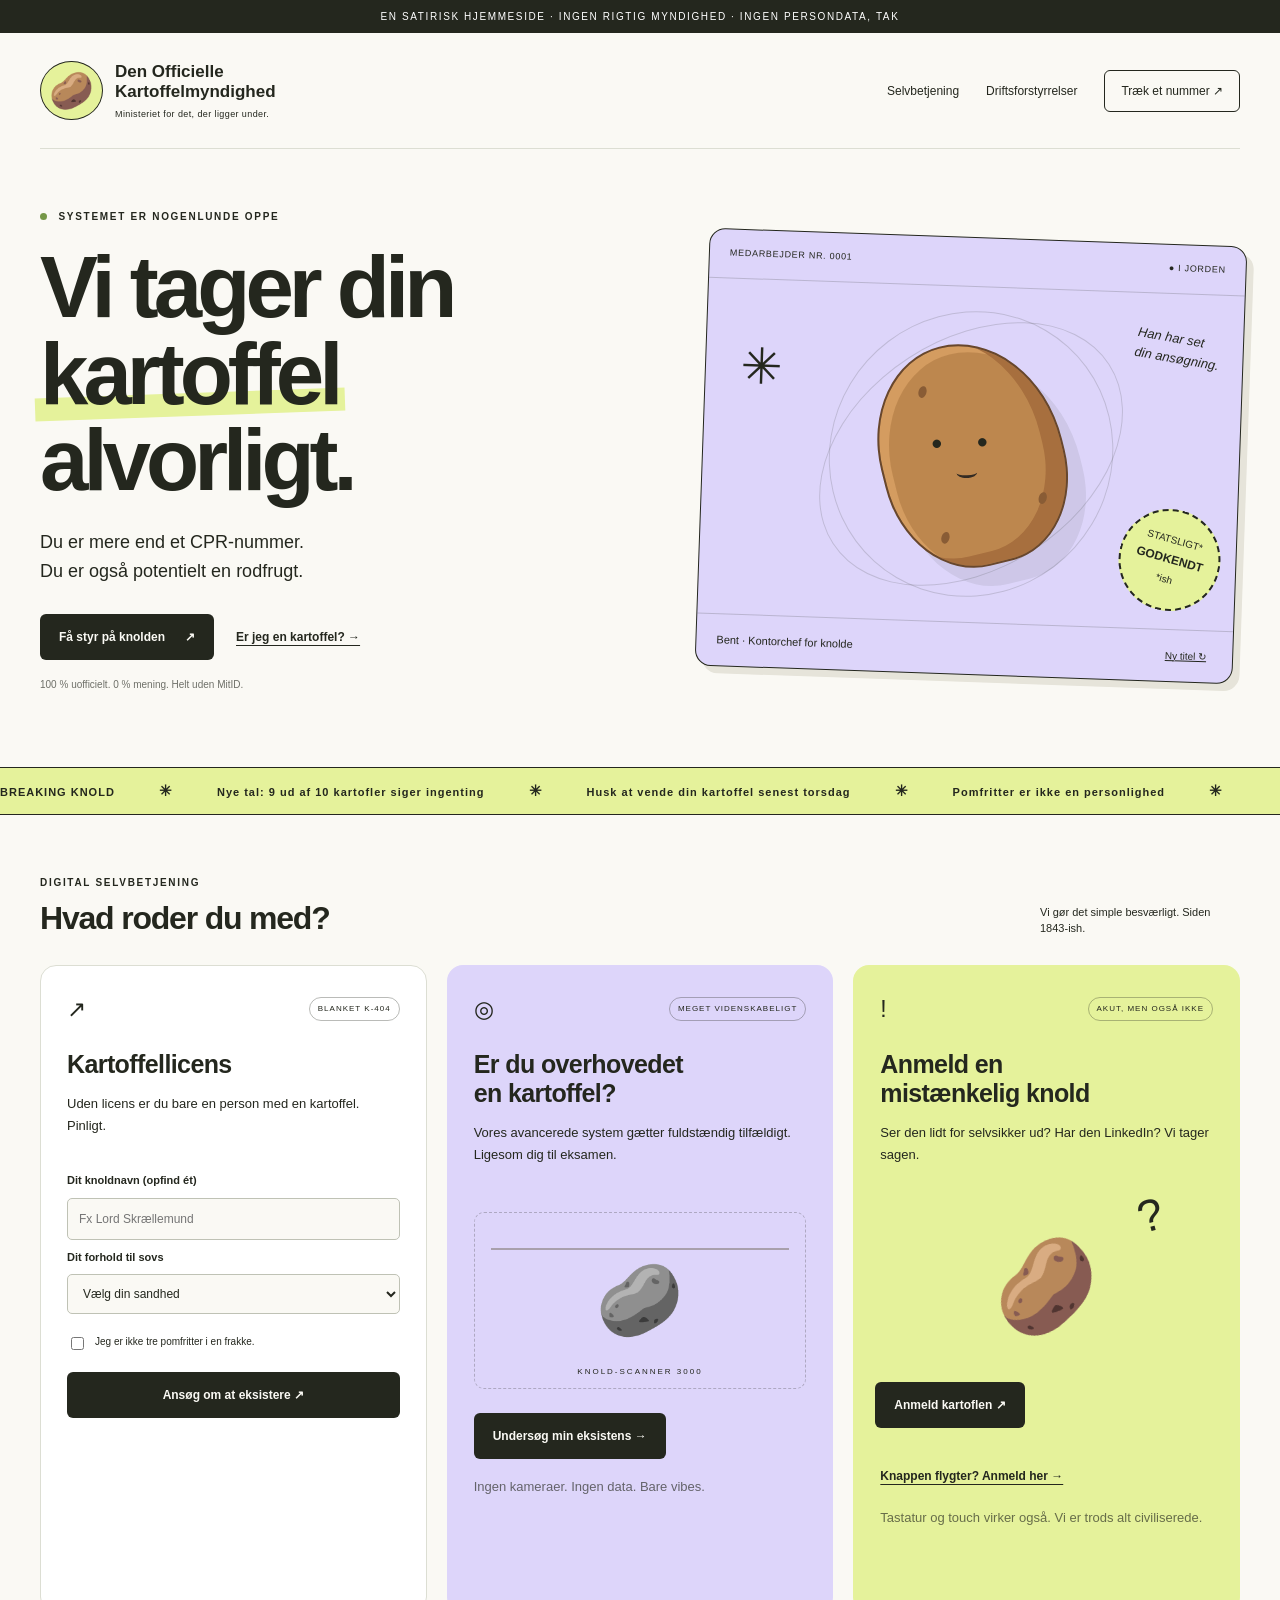
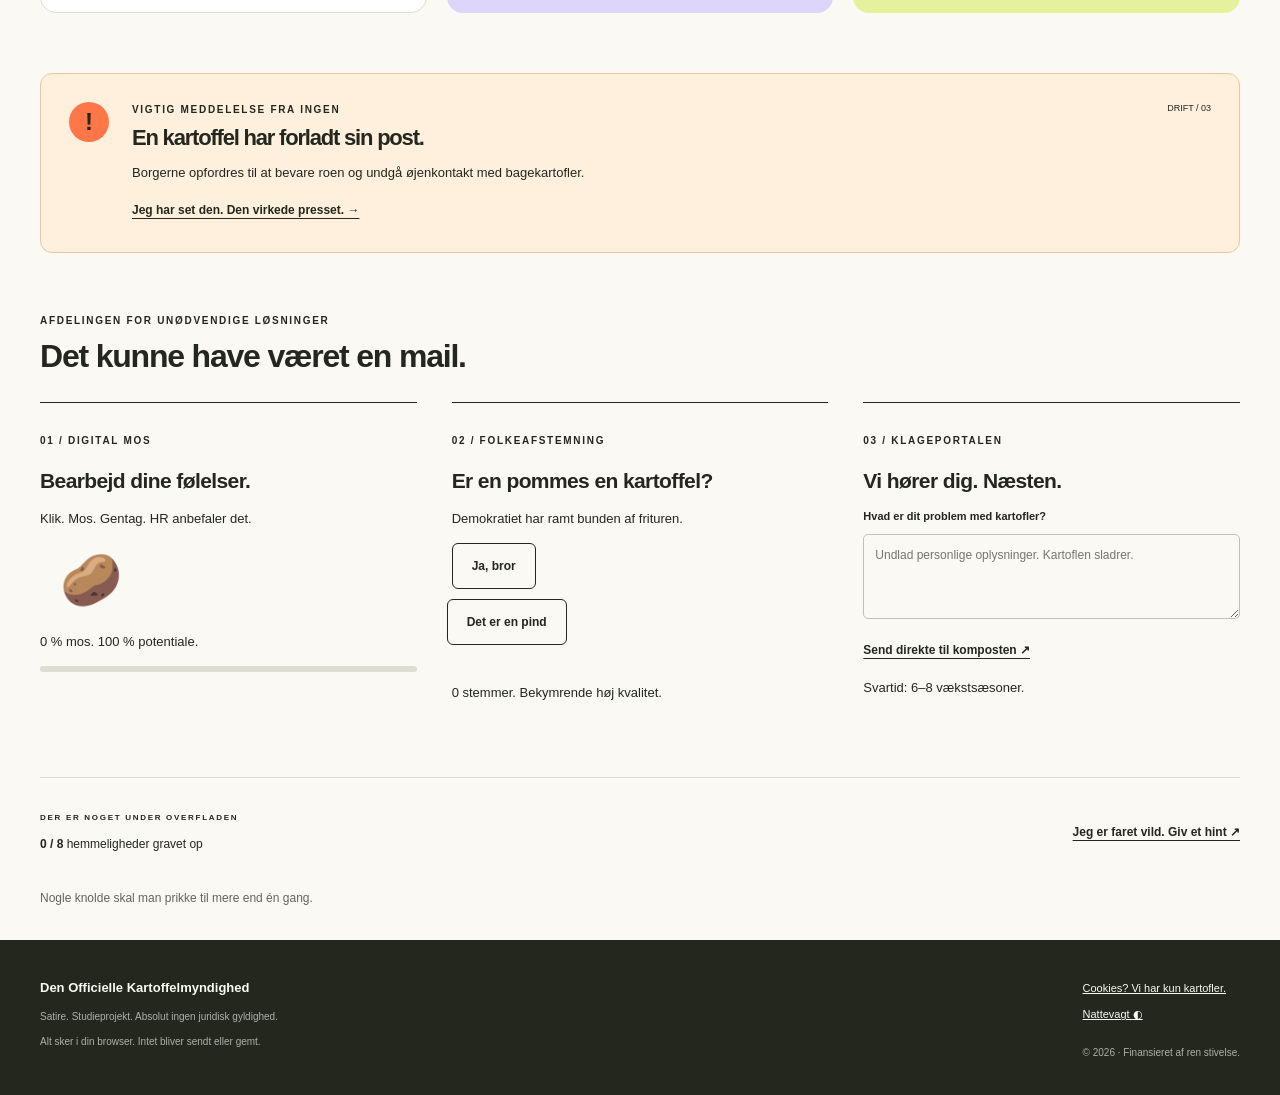
<file: kartoffelmyndigheden/index.html>
<!doctype html>
<html lang="da">
<head>
  <meta charset="utf-8">
  <meta name="viewport" content="width=device-width, initial-scale=1">
  <meta name="description" content="En komplet uofficiel myndighed for meget officielle kartofler. Satire og digitalt pjat.">
  <title>Den Officielle Kartoffelmyndighed · Satire</title>
  <link rel="stylesheet" href="css/style.css">
  <script src="js/script.js" defer></script>
</head>
<body>
  <a class="skip" href="#main">Hop direkte i jorden</a>
  <div class="satire">EN SATIRISK HJEMMESIDE · INGEN RIGTIG MYNDIGHED · INGEN PERSONDATA, TAK</div>
  <header class="header wrap">
    <a class="brand" href="#" aria-label="Kartoffelmyndigheden, forside"><span class="brand-icon" aria-hidden="true">🥔</span><span>Den Officielle<br>Kartoffelmyndighed<small>Ministeriet for det, der ligger under.</small></span></a>
    <nav aria-label="Hovednavigation"><a href="#services">Selvbetjening</a><a href="#news">Driftsforstyrrelser</a><button class="small" id="queue">Træk et nummer ↗</button></nav>
  </header>
  <main id="main">
    <section class="hero wrap" aria-labelledby="hero-title">
      <div class="hero-copy"><p class="eyebrow"><span class="dot"></span> SYSTEMET ER NOGENLUNDE OPPE</p><h1 id="hero-title">Vi tager din<br><span>kartoffel</span><br>alvorligt.</h1><p class="lead">Du er mere end et CPR-nummer.<br>Du er også potentielt en rodfrugt.</p><div class="actions"><a class="button dark" href="#license">Få styr på knolden <span>↗</span></a><a class="text-link" href="#status">Er jeg en kartoffel? →</a></div><p class="micro">100 % uofficielt. 0 % mening. Helt uden MitID.</p></div>
      <div class="hero-art"><div class="art-top"><span>MEDARBEJDER NR. 0001</span><span>● I JORDEN</span></div><div class="potato-stage"><div class="orbit orbit-one"></div><div class="orbit orbit-two"></div><button id="mascot" class="potato" aria-label="Prik til kontorchefen"><span class="spot s1"></span><span class="spot s2"></span><span class="spot s3"></span><span class="face"><span class="eyes">• •</span><span class="mouth"></span></span></button><span class="tiny-star">✳</span><span class="art-note">Han har set<br>din ansøgning.</span><button class="seal" id="seal" aria-label="Undersøg myndighedsseglet">STATSLIGT*<br><strong>GODKENDT</strong><br>*ish</button></div><div class="art-bottom"><span id="mascot-title">Bent · Kontorchef for knolde</span><button id="title" aria-label="Giv Bent en ny titel">Ny titel ↻</button></div></div>
    </section>
    <div class="ticker" aria-label="Aktuel information"><div>BREAKING KNOLD <span>✳</span> Nye tal: 9 ud af 10 kartofler siger ingenting <span>✳</span> Husk at vende din kartoffel senest torsdag <span>✳</span> Pomfritter er ikke en personlighed <span>✳</span></div></div>
    <section class="wrap section" id="services"><div class="section-heading"><div><p class="eyebrow">DIGITAL SELVBETJENING</p><h2>Hvad roder du med?</h2></div><span class="section-note">Vi gør det simple besværligt. Siden 1843-ish.</span></div>
      <div class="service-grid">
        <article class="card" id="license"><div class="card-top"><span class="icon">↗</span><span class="tag">BLANKET K-404</span></div><h3>Kartoffellicens</h3><p>Uden licens er du bare en person med en kartoffel. Pinligt.</p><form id="license-form"><label for="alias">Dit knoldnavn (opfind ét)</label><input id="alias" name="alias" placeholder="Fx Lord Skrællemund" maxlength="35" required autocomplete="off"><label for="relationship">Dit forhold til sovs</label><select id="relationship" required><option value="">Vælg din sandhed</option><option>Det er kompliceret</option><option>Vi bor sammen</option><option>Jeg ER sovsen</option></select><label class="check"><input type="checkbox" required> Jeg er ikke tre pomfritter i en frakke.</label><button class="button dark" type="submit">Ansøg om at eksistere ↗</button></form><div class="result" id="license-result" role="status" hidden></div><button id="download" class="text-link" hidden>Hent dit bevis ↓</button></article>
        <article class="card lavender" id="status"><div class="card-top"><span class="icon">◎</span><span class="tag">MEGET VIDENSKABELIGT</span></div><h3>Er du overhovedet<br>en kartoffel?</h3><p>Vores avancerede system gætter fuldstændig tilfældigt. Ligesom dig til eksamen.</p><div class="scanner" aria-hidden="true"><span>🥔</span><div class="scan-line"></div><small>KNOLD-SCANNER 3000</small></div><button id="scan" class="button dark">Undersøg min eksistens →</button><div class="result" id="status-result" role="status" hidden></div><p class="micro">Ingen kameraer. Ingen data. Bare vibes.</p></article>
        <article class="card lime"><div class="card-top"><span class="icon">!</span><span class="tag">AKUT, MEN OGSÅ IKKE</span></div><h3>Anmeld en<br>mistænkelig knold</h3><p>Ser den lidt for selvsikker ud? Har den LinkedIn? Vi tager sagen.</p><div class="suspect" aria-hidden="true">🥔<span>?</span></div><div class="escape-zone"><button id="report" class="button dark runaway">Anmeld kartoflen ↗</button></div><button id="report-safe" class="text-link">Knappen flygter? Anmeld her →</button><p class="micro">Tastatur og touch virker også. Vi er trods alt civiliserede.</p></article>
      </div>
    </section>
    <section class="wrap news-section" id="news"><div class="notice"><span class="notice-icon">!</span><div><p class="eyebrow">VIGTIG MEDDELELSE FRA INGEN</p><h2 id="warning-title">En kartoffel har forladt sin post.</h2><p id="warning-text">Borgerne opfordres til at bevare roen og undgå øjenkontakt med bagekartofler.</p><button id="warning" class="text-link">Jeg har set den. Den virkede presset. →</button></div><span class="notice-code">DRIFT / 03</span></div></section>
    <section class="wrap section"><div class="section-heading"><div><p class="eyebrow">AFDELINGEN FOR UNØDVENDIGE LØSNINGER</p><h2>Det kunne have været en mail.</h2></div></div><div class="extras-grid">
      <article class="mini"><span class="eyebrow">01 / DIGITAL MOS</span><h3>Bearbejd dine følelser.</h3><p>Klik. Mos. Gentag. HR anbefaler det.</p><button id="mash" class="mash-button" aria-label="Mos kartoflen">🥔</button><p id="mash-result" role="status">0 % mos. 100 % potentiale.</p><div class="meter"><span id="mash-meter"></span></div></article>
      <article class="mini"><span class="eyebrow">02 / FOLKEAFSTEMNING</span><h3>Er en pommes en kartoffel?</h3><p>Demokratiet har ramt bunden af frituren.</p><div class="actions"><button id="vote-yes" class="button outline">Ja, bror</button></div><div class="escape-zone"><button id="vote-no" class="button outline runaway">Det er en pind</button></div><p id="vote-result" role="status">0 stemmer. Bekymrende høj kvalitet.</p></article>
      <article class="mini"><span class="eyebrow">03 / KLAGEPORTALEN</span><h3>Vi hører dig. Næsten.</h3><label for="complaint">Hvad er dit problem med kartofler?</label><textarea id="complaint" maxlength="200" placeholder="Undlad personlige oplysninger. Kartoflen sladrer."></textarea><button id="complain" class="text-link">Send direkte til komposten ↗</button><p id="complaint-result" role="status">Svartid: 6–8 vækstsæsoner.</p></article>
    </div></section>
    <section class="wrap secret" id="archive" hidden><p class="eyebrow">FORTROLIGT / KÆLDER -1</p><h2>Du har fundet knoldarkivet.</h2><p>Dokument 001: Kartoflerne ved godt, hvad du sagde om dem i hjemkundskab.</p><button id="archive-button" class="button dark">Åbn det klassificerede meme</button><figure id="meme" hidden><div class="meme-potato" aria-hidden="true">🥔</div><figcaption>MIG: JEG HAR STYR PÅ MIT LIV<br>OGSÅ MIG: SØGER KARTOFFELLICENS KL. 02:14</figcaption></figure></section>
    <section class="wrap secret" id="club" hidden><p class="eyebrow">VELKOMMEN I DEN INDRE SKRÆL</p><h2>Kartoffeltilstand: aktiveret.</h2><p>Du er nu på fornavn med jorden. Farverne er blevet marineret.</p><button id="mode" class="button dark" aria-pressed="true">Slå kartoffeltilstand fra</button></section>
    <section class="wrap discovery"><div><span class="eyebrow">DER ER NOGET UNDER OVERFLADEN</span><p><strong id="egg-count">0 / 8</strong> hemmeligheder gravet op</p></div><button id="hint" class="text-link">Jeg er faret vild. Giv et hint ↗</button><p id="hint-text" role="status">Nogle knolde skal man prikke til mere end én gang.</p></section>
  </main>
  <footer class="footer"><div class="wrap footer-inner"><div><strong>Den Officielle Kartoffelmyndighed</strong><p>Satire. Studieprojekt. Absolut ingen juridisk gyldighed.</p><p>Alt sker i din browser. Intet bliver sendt eller gemt.</p></div><div><button id="footer-egg" class="footer-link">Cookies? Vi har kun kartofler.</button><button id="night" class="footer-link">Nattevagt ◐</button><span class="micro">© 2026 · Finansieret af ren stivelse.</span></div></div></footer>
  <div id="toast" class="toast" role="status" aria-live="polite" hidden></div><div id="effects" aria-hidden="true"></div>
  <dialog id="dialog"><button id="close-dialog" class="dialog-close" aria-label="Luk">×</button><p class="eyebrow">OFFICIELT UOFFICIELT</p><h2 id="dialog-title"></h2><p id="dialog-text"></p><button id="dialog-ok" class="button dark">Det tager jeg til efterretning</button></dialog>
</body>
</html>
</file>
<file: kartoffelmyndigheden/css/style.css>
/* Fælles farver og grundlayout. Ingen eksterne fonte eller billeder. */
:root{--paper:#faf9f4;--ink:#24271e;--purple:#ddd5fa;--lime:#e5f29b;--orange:#ff7648;--line:#dcded3;--card:#fff;--radius:16px}
*{box-sizing:border-box}html{scroll-behavior:smooth;scroll-padding-top:24px}body{margin:0;background:var(--paper);color:var(--ink);font-family:Arial,Helvetica,sans-serif;line-height:1.5}button,input,select,textarea{font:inherit}button,a,input,select,textarea{-webkit-tap-highlight-color:transparent}button,a{touch-action:manipulation}button{cursor:pointer;color:inherit}a{color:inherit}button{border:0}button:disabled{cursor:wait;opacity:.65}:focus-visible{outline:3px solid #b84620;outline-offset:5px}[hidden]{display:none!important}.wrap{width:min(1200px,calc(100% - 64px));margin-inline:auto}.skip{position:fixed;top:-100px;left:20px;z-index:20;padding:12px;background:var(--lime)}.skip:focus{top:10px}.satire{padding:9px 15px;text-align:center;background:var(--ink);color:#fff;font-size:10px;letter-spacing:1.6px}.header{display:flex;align-items:center;justify-content:space-between;padding-block:28px;border-bottom:1px solid var(--line);gap:25px}.brand{display:flex;align-items:center;gap:12px;text-decoration:none;font-size:17px;font-weight:800;line-height:1.15}.brand-icon{font-size:36px;background:var(--lime);border:1px solid var(--ink);border-radius:50%;padding:8px}.brand small{display:block;font-size:9px;letter-spacing:.4px;font-weight:400;margin-top:7px}.header nav{display:flex;align-items:center;gap:27px;font-size:12px}.header nav a{text-decoration:none}.header nav a:hover{text-decoration:underline}.small{padding:11px 16px;background:transparent;border:1px solid var(--ink);border-radius:6px}.hero{display:grid;grid-template-columns:1.1fr 1fr;gap:70px;align-items:center;padding-block:60px 65px}.eyebrow{font-size:10px;letter-spacing:1.7px;font-weight:700;margin:0 0 20px}.dot{display:inline-block;width:7px;height:7px;background:#759747;border-radius:50%;margin-right:7px}h1{font-size:clamp(56px,6.8vw,88px);line-height:.99;letter-spacing:-5px;margin:0 0 25px;font-weight:800}h1>span{position:relative;display:inline-block;z-index:0}h1>span:after{content:"";position:absolute;left:-5px;right:-7px;bottom:1px;height:23px;background:var(--lime);z-index:-1;transform:rotate(-2deg)}.lead{font-size:18px;line-height:1.6;margin:0 0 28px}.actions{display:flex;align-items:center;gap:22px;flex-wrap:wrap}.button{display:inline-flex;align-items:center;justify-content:center;gap:20px;min-height:46px;padding:13px 19px;border-radius:6px;text-decoration:none;font-size:12px;font-weight:700;transition:background .2s,box-shadow .2s}.button:hover{box-shadow:4px 4px 0 var(--orange)}.dark{background:var(--ink);color:var(--paper)}.outline{background:transparent;border:1px solid var(--ink)}.text-link{padding:5px 0;background:transparent;font-size:12px;font-weight:700;text-underline-offset:4px;text-decoration:underline}.text-link:hover{color:#884228}.micro{font-size:10px;opacity:.65;margin-top:17px}.hero-art{background:var(--purple);border:1px solid var(--ink);border-radius:var(--radius);overflow:hidden;transform:rotate(2deg);box-shadow:7px 7px 0 #e6e4da}.art-top,.art-bottom{display:flex;align-items:center;justify-content:space-between;gap:10px;padding:17px 20px;font-size:9px;letter-spacing:.7px}.art-top{border-bottom:1px solid #24271e30}.art-bottom{border-top:1px solid #24271e30;font-size:11px;letter-spacing:0}.art-bottom button{font-size:10px;background:transparent;text-decoration:underline}.potato-stage{height:335px;position:relative;display:grid;place-items:center;overflow:hidden}.potato{width:183px;height:225px;background:#bd874e;border:2px solid #68472d;border-radius:48% 54% 43% 46%;transform:rotate(-16deg);position:relative;box-shadow:inset -18px -12px 0 #a76f3e,inset 8px 8px 0 #d49c60,13px 22px 0 #24271e14;z-index:1;transition:transform .2s}.potato:hover{transform:rotate(-8deg) scale(1.04)}.spot{position:absolute;width:8px;height:12px;background:#895c35;border-radius:50%;transform:rotate(30deg)}.s1{top:32px;left:53px}.s2{bottom:45px;right:27px}.s3{bottom:30px;left:40px}.face{position:absolute;top:75px;left:51px;transform:rotate(12deg)}.eyes{font-size:31px;letter-spacing:13px;white-space:nowrap}.mouth{display:block;margin:0 auto;width:21px;height:11px;border-bottom:3px solid #342b23;border-radius:50%}.orbit{position:absolute;border:1px solid #24271e28;border-radius:50%;width:330px;height:230px;transform:rotate(-35deg)}.orbit-two{transform:rotate(40deg);width:280px;height:290px}.tiny-star{position:absolute;left:35px;top:50px;font-size:50px}.art-note{position:absolute;right:22px;top:35px;transform:rotate(8deg);font-size:13px;font-style:italic}.seal{position:absolute;right:15px;bottom:18px;z-index:2;width:102px;height:102px;border:2px dashed var(--ink);border-radius:50%;background:var(--lime);transform:rotate(14deg);font-size:10px;line-height:1.8}.seal strong{font-size:12px}.ticker{background:var(--lime);border-block:1px solid var(--ink);overflow:hidden;padding:12px 0}.ticker>div{width:max-content;max-width:none;font-size:11px;font-weight:700;letter-spacing:1px;animation:ticker 45s linear infinite}.ticker span{margin:0 40px;font-size:15px}@keyframes ticker{from{transform:translateX(3vw)}to{transform:translateX(-35%)}}.section{padding-block:60px}.section-heading{display:flex;justify-content:space-between;align-items:end;gap:20px;margin-bottom:28px}.section-heading .eyebrow{margin-bottom:10px}h2{font-size:32px;letter-spacing:-1.2px;line-height:1.15;margin:0}h3{font-size:25px;line-height:1.15;letter-spacing:-.6px;margin:24px 0 14px}.section-note{font-size:11px;max-width:200px}.service-grid{display:grid;grid-template-columns:repeat(3,minmax(0,1fr));gap:20px}.card{background:var(--card);padding:26px;border:1px solid var(--line);border-radius:var(--radius);min-width:0}.lavender{background:var(--purple);border-color:transparent}.lime{background:var(--lime);border-color:transparent}.card-top{display:flex;justify-content:space-between;align-items:center;gap:8px}.icon{font-size:23px}.tag{font-size:8px;letter-spacing:1px;border:1px solid #24271e50;border-radius:20px;padding:5px 8px}.card p,.mini p{font-size:13px;line-height:1.7}.card>p{min-height:66px}form{display:grid;gap:9px}label{display:block;font-size:11px;font-weight:700}input:not([type=checkbox]),select,textarea{width:100%;padding:11px;border:1px solid #bfc2b5;background:var(--paper);color:var(--ink);border-radius:5px;font-size:12px}select{margin-bottom:5px}.check{display:flex;gap:8px;align-items:start;font-size:10px;font-weight:400;margin:6px 0 10px}.check input{accent-color:var(--ink)}.result{border-top:1px solid #24271e40;padding-top:16px;margin-top:18px;font-size:13px;overflow-wrap:anywhere}.scanner{height:177px;position:relative;display:grid;place-items:center;border:1px dashed #24271e40;margin:24px 0;border-radius:10px;overflow:hidden}.scanner>span{font-size:70px;filter:grayscale(1)}.scanner small{position:absolute;bottom:10px;font-size:8px;letter-spacing:2px}.scan-line{position:absolute;top:20%;height:2px;width:90%;background:#575238;opacity:.4}.scanning .scan-line{animation:scan .6s infinite alternate}@keyframes scan{to{top:80%}}.suspect{height:171px;display:grid;place-content:center;position:relative;font-size:87px;transform:rotate(-15deg)}.suspect span{position:absolute;right:35px;top:10px;font-size:45px}.escape-zone{position:relative;height:70px;margin:10px -5px}.runaway{position:relative;transition:transform .16s ease}.notice{display:flex;gap:23px;background:#fff0dd;border:1px solid #edc79c;border-radius:12px;padding:28px;position:relative}.notice-icon{flex-shrink:0;display:grid;place-items:center;background:var(--orange);border-radius:50%;width:40px;height:40px;font-size:24px;font-weight:700}.notice .eyebrow{margin-bottom:8px}.notice h2{font-size:22px}.notice p:not(.eyebrow){font-size:13px;max-width:700px}.notice-code{margin-left:auto;font-size:9px;white-space:nowrap}.extras-grid{display:grid;grid-template-columns:repeat(3,minmax(0,1fr));gap:35px}.mini{border-top:1px solid var(--ink);padding-top:24px;min-width:0}.mini h3{font-size:21px;margin-top:18px}.mash-button{display:block;font-size:50px;background:transparent;padding:0 20px;transition:transform .1s}.mash-button:active{transform:scaleY(.5)}.meter{height:6px;background:var(--line);border-radius:5px;overflow:hidden}.meter span{display:block;height:100%;width:0;background:#819448;transition:width .2s}textarea{height:85px;resize:vertical;margin-block:10px}.secret{background:var(--purple);padding:35px;border-radius:var(--radius);margin-bottom:25px;border:1px dashed var(--ink)}.secret p{font-size:14px}.secret figure{margin:25px 0 0;background:var(--ink);color:var(--paper);text-align:center;padding:25px;font-weight:800}.meme-potato{font-size:100px;animation:wobble 1.5s infinite alternate}@keyframes wobble{to{transform:rotate(14deg)}}.discovery{border-top:1px solid var(--line);padding-block:25px;display:flex;align-items:center;justify-content:space-between;gap:20px;flex-wrap:wrap}.discovery .eyebrow{font-size:8px}.discovery p{font-size:12px;margin:8px 0}.discovery>p{flex-basis:100%;opacity:.7}.footer{background:var(--ink);color:var(--paper);padding-block:35px}.footer-inner{display:flex;justify-content:space-between;gap:25px}.footer strong{font-size:13px}.footer p{font-size:10px;opacity:.65}.footer-link{display:block;color:var(--paper);background:transparent;font-size:11px;padding:5px 0;text-decoration:underline}.footer .micro{display:block}.toast{position:fixed;bottom:24px;left:50%;transform:translateX(-50%);background:var(--ink);color:var(--paper);border:1px solid var(--lime);box-shadow:0 8px 30px #0003;padding:15px 24px;border-radius:8px;z-index:30;font-size:13px;width:max-content;max-width:calc(100% - 32px);pointer-events:none}dialog{background:var(--paper);color:var(--ink);border:1px solid var(--ink);border-radius:16px;padding:40px;width:min(480px,calc(100% - 32px))}dialog::backdrop{background:#24271e99;backdrop-filter:blur(4px)}dialog h2{margin-bottom:20px}dialog p{font-size:14px}.dialog-close{position:absolute;right:12px;top:7px;background:transparent;font-size:28px}#effects{position:fixed;inset:0;pointer-events:none;z-index:25;overflow:hidden}.falling{position:absolute;top:-65px;font-size:42px;animation:fall 3s linear forwards}@keyframes fall{to{transform:translateY(110vh) rotate(400deg)}}body.potato-mode{--paper:#f5e6bb;--purple:#f6af70;--lime:#dfb36a;--orange:#a1c77d}body.night{--paper:#20271f;--ink:#f1efda;--card:#30392e;--line:#59634e;--purple:#464650;--lime:#4a5b36}.night .notice{background:#39372c;border-color:#5f6142}.night .hero-art{box-shadow:7px 7px 0 #384032}.night .satire,.night .footer{background:#111910;color:#f1efda}.night .footer-link{color:#f1efda}.night .suspect,.night .potato{filter:brightness(.9)}
@media(min-width:1400px){.hero{gap:100px}.potato-stage{height:370px}}@media(max-width:950px){.wrap{width:calc(100% - 40px)}.hero{gap:35px}h1{font-size:65px}.header nav{gap:14px}.header nav a{display:none}.service-grid{gap:12px}.card{padding:20px}.tag{font-size:7px}.extras-grid{gap:20px}.actions{gap:12px}.button{gap:10px;padding:12px}.notice-code{display:none}}@media(max-width:700px){.satire{font-size:8px;letter-spacing:.6px}.header{padding-block:20px}.brand{font-size:13px}.brand small{font-size:8px}.brand-icon{font-size:25px;padding:5px}.small{font-size:10px;padding:9px}.hero{grid-template-columns:1fr;padding-block:40px;gap:35px}.hero-copy{max-width:500px}h1{font-size:68px;letter-spacing:-3px}.hero-art{width:100%;max-width:450px;justify-self:center}.potato-stage{height:310px}.section{padding-block:40px}.section-heading{display:block}.section-note{display:block;max-width:none;margin-top:15px}h2{font-size:28px}.service-grid,.extras-grid{grid-template-columns:1fr;gap:20px}.card{padding:25px}.card>p{min-height:0}.scanner{height:160px}.suspect{height:135px}.escape-zone{width:100%;max-width:350px}.notice{padding:22px;gap:15px}.notice-icon{width:30px;height:30px;font-size:20px}.notice h2{font-size:21px}.footer-inner{flex-direction:column}.secret{padding:25px}.mini{padding-bottom:10px}.hero .actions{gap:20px}.mash-button{font-size:65px}}
/* Bevægelse er pynt, aldrig nødvendig for at bruge siden. */
@media(prefers-reduced-motion:reduce){html{scroll-behavior:auto}*,*::before,*::after{animation:none!important;transition:none!important}.falling{top:45%}}
</file>
